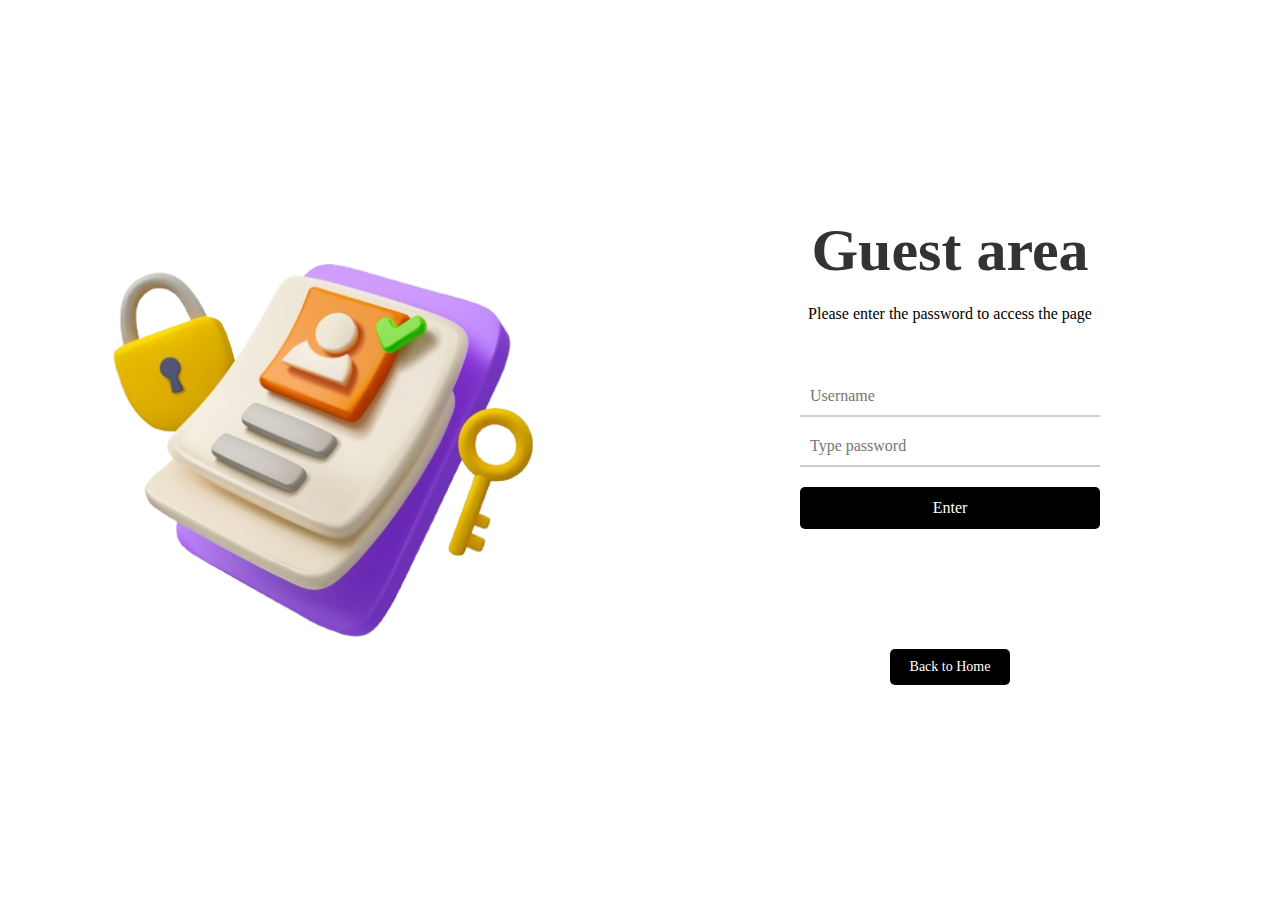
<file: login.html>
<!DOCTYPE html>
<html lang="en">
<head>
    <meta charset="UTF-8">
    <meta name="viewport" content="width=device-width, initial-scale=1.0">
    <title>Login Page</title>
    <style>
        * {
            margin: 0;
            padding: 0;
            box-sizing: border-box;
            font-family: Arial, sans-serif;
        }

        body, html {
            height: 100%;
            width: 100%;
            display: flex;
            justify-content: center;
            align-items: center;
            background-color: #f4f4f4;
        }

        .login-container {
            display: flex;
            width: 100%;
            height: 100vh;
            background: white;
            overflow: hidden;
        }

        /* Left Side - Image */
        .left-side {
            flex: 1;
            background: url('images/login.png') no-repeat center center/cover;
            background-size: contain;
            height: 100%;
        }

        /* Right Side - Form */
        .right-side {
            flex: 1;
            display: flex;
            flex-direction: column;
            justify-content: center;
            align-items: center;
            padding: 20px;
            background: #fff;
        }

        .right-side h2 {
            margin-bottom: 20px;
            font-size: 60px;
            color: #333;
            font-family: 'Trebuchet MS', serif
        }

        .input-container {
            width: 100%;
            max-width: 300px;
            margin-bottom: 10px;
        }

        .input-group {
            width: 100%;
            margin-bottom: 10px;
            position: relative; 
        }

        .input-group input {
            width: 100%;
            padding: 10px;
            font-size: 16px;
            border: none;
            border-bottom: 2px solid #ccc;
            outline: none;
            background: transparent;
            font-family: 'Trebuchet MS', serif
        }

        .submit-btn {
            width: 100%;
            max-width: 300px;
            padding: 10px;
            font-size: 16px;
            color: rgb(255, 255, 255);
            background: #000000;
            border: 2px solid transparent;
            border-radius: 5px;
            cursor: pointer;
            transition: all 0.3s;
            font-family: 'Trebuchet MS', serif
        }

        .submit-btn:hover {
            background: #7e21ff;
            border: 2px solid #7e21ff;
        }

        /* Home Button */
        .home-btn {
            margin-top: 120px;
            padding: 10px 20px;
            font-size: 14px;
            background: #000000;
            color: rgb(255, 255, 255);
            border: none;
            border-radius: 5px;
            text-decoration: none;
            cursor: pointer;
            transition: background 0.3s;
            font-family: 'Trebuchet MS', serif
        }

        .home-btn:hover {
            background: #7e21ff;
        }

        /* Responsive Styles */
        @media (max-width: 768px) {
            .login-container {
                flex-direction: column;
                height: 100vh;
            }

            .left-side {
                height: 50%;
            }

            .right-side {
                height: 50%;
                padding: 20px;
            }
        }
    </style>
</head>
<body>

    <div class="login-container">
        <!-- Left Side (Image) -->
        <div class="left-side"></div>

        <!-- Right Side (Login Form) -->
        <div class="right-side">
            <h2>Guest area</h2>
            <p style="font-family: 'Trebuchet MS', serif";>Please enter the password to access the page</p><br><br><br>
            <div class="input-container">
                <div class="input-group">
                    <input type="text" placeholder="Username" required>
                </div>
                <div class="input-group">
                    <input type="password" placeholder="Type password" required>
                </div>
            </div>
            <button class="submit-btn">Enter</button>
            
            <!-- Home Button -->
            <a href="Dug.html" class="home-btn">Back to Home</a>
        </div>
    </div>

</body>
</html>
</file>
